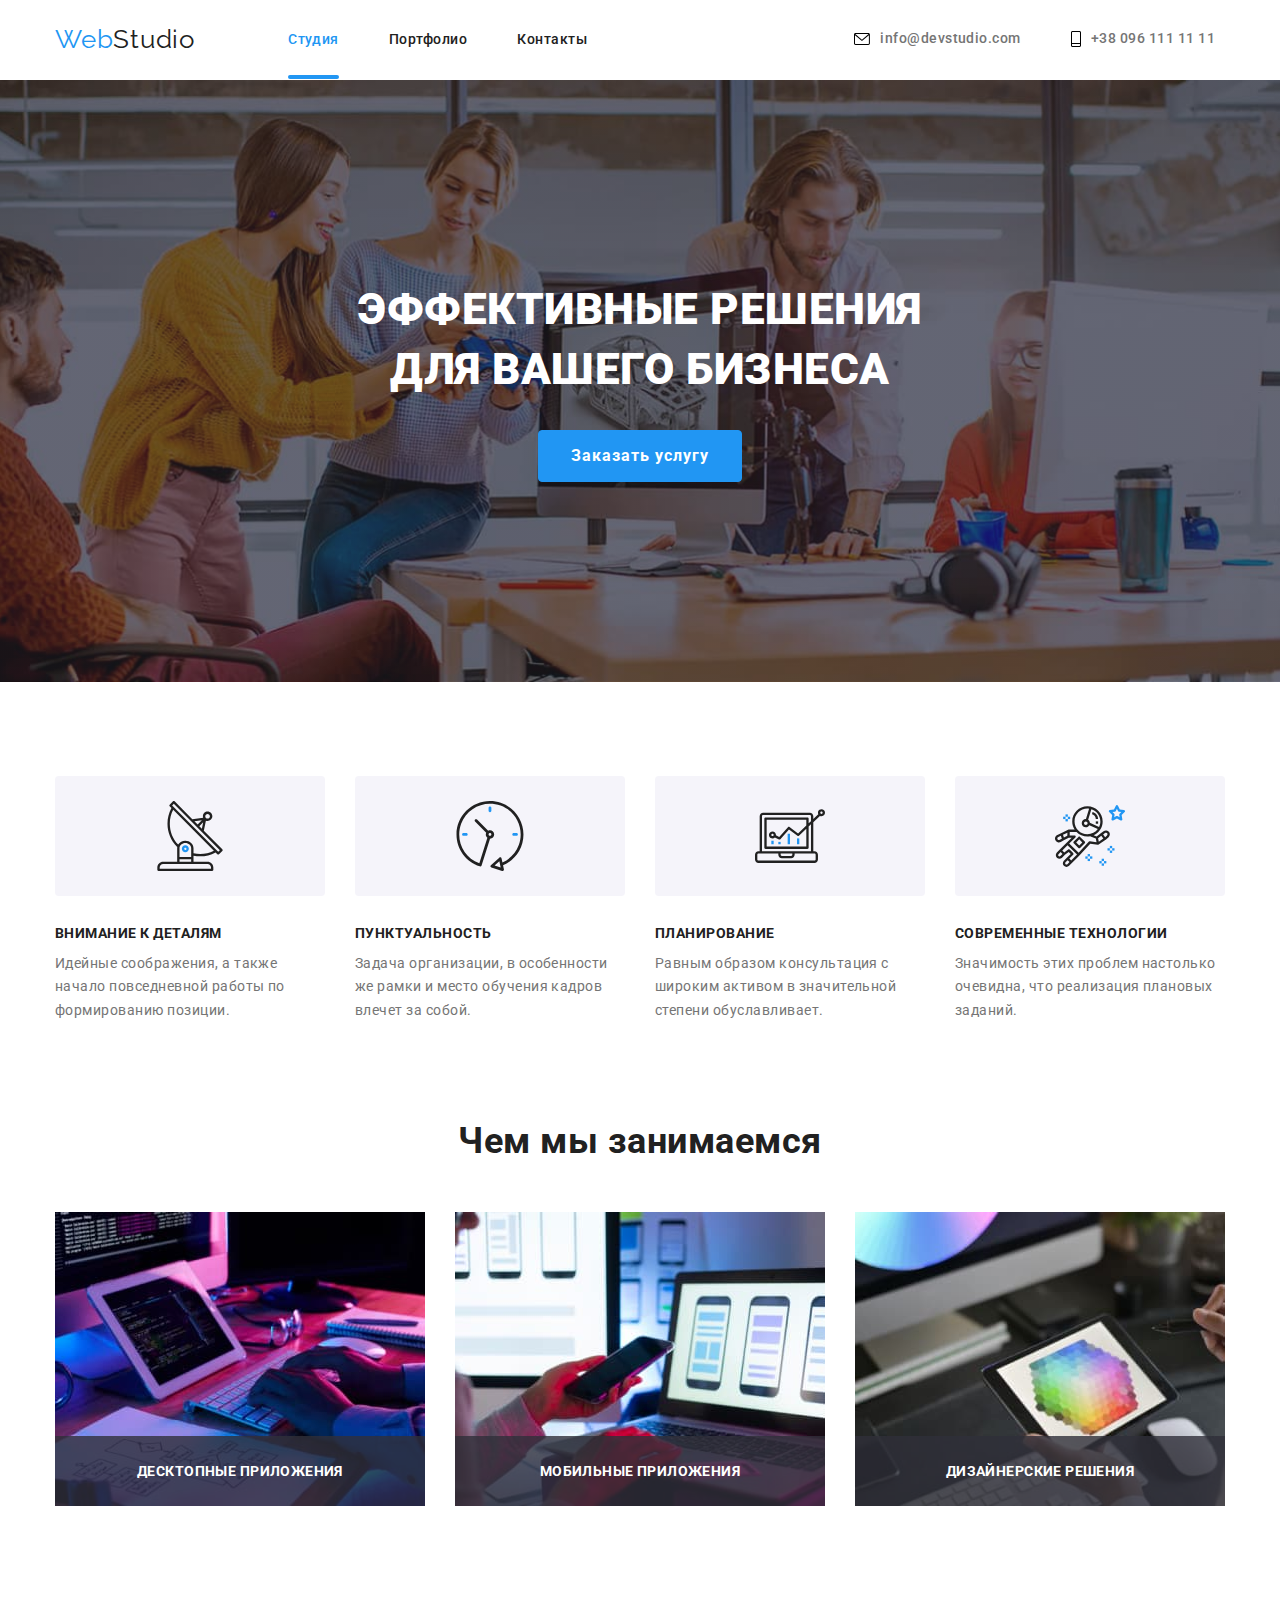
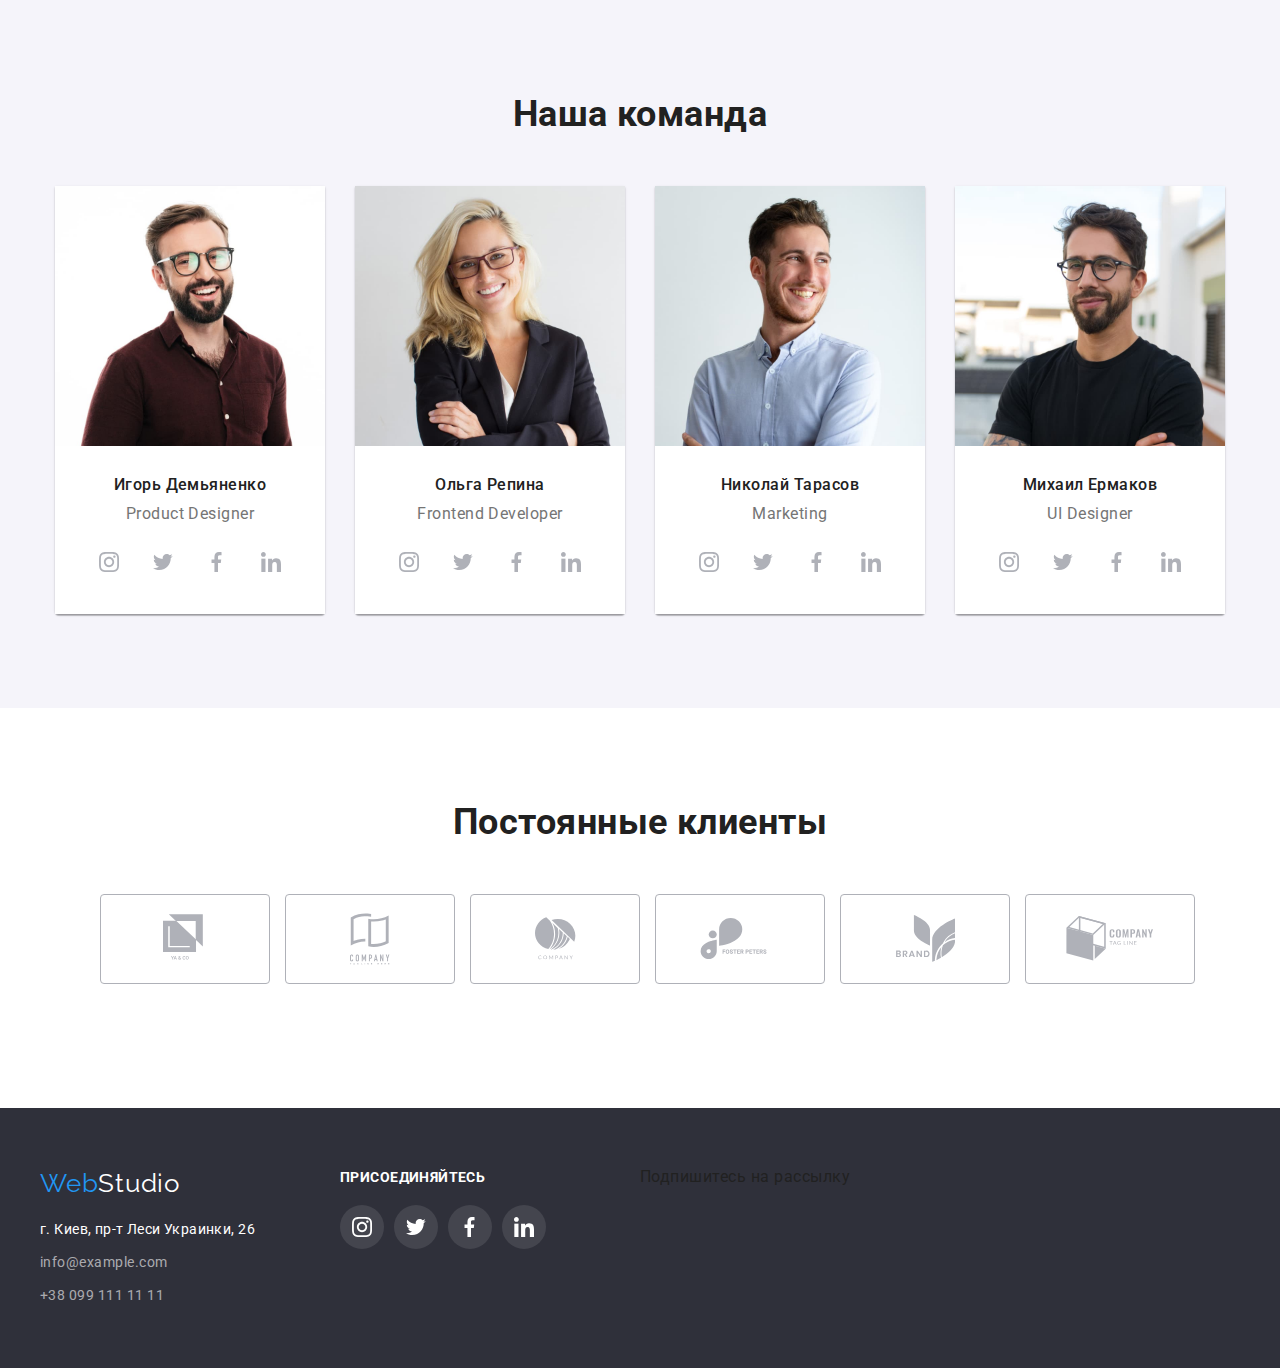
<file: index.html>
<!DOCTYPE html>
<html lang="ru">
  <head>
    <meta charset="UTF-8" />
    <meta name="viewport" content="width=device-width, initial-scale=1.0" />
    <title>WebStudio</title>
    <link rel="preconnect" href="https://fonts.gstatic.com" />
    <link
      href="https://fonts.googleapis.com/css2?family=Oleo+Script&family=Raleway:wght@700&family=Roboto:wght@400;500;700;900&display=swap"
      rel="stylesheet"
    />
    <link
      rel="stylesheet"
      href="https://cdnjs.cloudflare.com/ajax/libs/modern-normalize/1.0.0/modern-normalize.min.css"
    />
    <link rel="stylesheet" href="./css/style.css" />
  </head>
  <body class="page">
    <!-- Шапка сайта -->

    <header class="header">
      <div class="container-header container">
        <nav class="navigation">
          <a href="./index.html" aria-label="Логотип ВебСтудии" lang="en" class="logo list"
            ><span class="logo-web">Web</span>Studio</a
          >
          <ul class="site-nav list">
            <li class="item">
              <a href="./index.html" class="menu-link link current">Студия</a>
            </li>
            <li class="item">
              <a href="./portfolio.html" class="menu-link link">Портфолио</a>
            </li>
            <li class="item">
              <a href="" class="menu-link link">Контакты</a>
            </li>
          </ul>
        </nav>
        <ul class="contacts-list-item contacts list">
          <li class="contact-list item">
            <a href="mailto:info@devstudio.com" class="contact-list-link link">
              <svg class="contact-list-icon" width="16px" height="12px">
                <use href="./images/symbol-defs.svg#icon-envelope"></use>
              </svg>
              info@devstudio.com
            </a>
          </li>
          <li class="contact-list item">
            <a href="tel:+380961111111" class="contact-list-link link">
              <svg class="contact-list-icon" width="10px" height="16px">
                <use href="./images/symbol-defs.svg#icon-smartphone"></use>
              </svg>
              +38 096 111 11 11
            </a>
          </li>
        </ul>
      </div>
    </header>

    <main>
      <!-- Герой -->
      <section class="hero">
        <h1 class="hero-title">
          Эффективные решения <br />
          для вашего бизнеса
        </h1>

        <button class="button primary" data-modal-open>Заказать услугу</button>
      </section>
      <!-- Особенности -->
      <section class="section-features">
        <div class="container">
          <ul class="features-list list">
            <li class="list-icon item icon-sputnik">
              <h3 class="feature-title">Внимание к деталям</h3>
              <p class="feature-text">
                Идейные соображения, а также начало повседневной работы по формированию позиции.
              </p>
            </li>
            <li class="list-icon item icon-clock">
              <h3 class="feature-title">Пунктуальность</h3>
              <p class="feature-text">
                Задача организации, в особенности же рамки и место обучения кадров влечет за собой.
              </p>
            </li>
            <li class="list-icon item icon-laptop">
              <h3 class="feature-title">Планирование</h3>
              <p class="feature-text">
                Равным образом консультация с широким активом в значительной степени обуславливает.
              </p>
            </li>
            <li class="list-icon item icon-astronavt">
              <h3 class="feature-title">Современные технологии</h3>
              <p class="feature-text">Значимость этих проблем настолько очевидна, что реализация плановых заданий.</p>
            </li>
          </ul>
        </div>
      </section>
      <!-- Чем мы занимаемся -->
      <section class="section-works">
        <div class="container">
          <h2 class="section-title">Чем мы занимаемся</h2>
          <ul class="works-list list">
            <li class="item">
              <img src="./images/img1.jpg" alt="человек печатает на клавиатуре" width="370" height="294" />
              <div class="works-label">
                <p class="name-label">Десктопные приложения</p>
              </div>
            </li>
            <li class="item">
              <img
                src="./images/img2.jpg"
                alt="человек перед ноутбуком со смартфоном в руках"
                width="370"
                height="294"
              />
              <div class="works-label">
                <p class="name-label">Мобильные приложения</p>
              </div>
            </li>
            <li class="item">
              <img src="./images/img3.jpg" alt="человек с планшетом в руках" width="370" height="294" />
              <div class="works-label">
                <p class="name-label">Дизайнерские решения</p>
              </div>
            </li>
          </ul>
        </div>
      </section>
      <!-- Наша команда -->
      <section class="section-team">
        <div class="container">
          <h2 class="section-title">Наша команда</h2>
          <ul class="team-list list">
            <li class="team-card">
              <img src="./images/img4.jpg" alt="Игорь Демьяненко" width="270" height="260" />
              <div class="user-info">
                <h3 class="team-name">Игорь Демьяненко</h3>
                <p lang="en" class="team-profession">Product Designer</p>
                <ul class="social-list list">
                  <li class="social-list-item">
                    <a href="" class="social-list-link">
                      <svg class="social-list-icon">
                        <use href="./images/symbol-defs.svg#icon-instagram"></use>
                      </svg>
                    </a>
                  </li>
                  <li class="social-list-item">
                    <a href="" class="social-list-link">
                      <svg class="social-list-icon">
                        <use href="./images/symbol-defs.svg#icon-twitter"></use>
                      </svg>
                    </a>
                  </li>
                  <li class="social-list-item">
                    <a href="" class="social-list-link">
                      <svg class="social-list-icon">
                        <use href="./images/symbol-defs.svg#icon-facebook"></use>
                      </svg>
                    </a>
                  </li>
                  <li class="social-list-item">
                    <a href="" class="social-list-link">
                      <svg class="social-list-icon">
                        <use href="./images/symbol-defs.svg#icon-linkedin"></use>
                      </svg>
                    </a>
                  </li>
                </ul>
              </div>
            </li>
            <li class="team-card">
              <img src="./images/img5.jpg" alt="Ольга Репина" width="270" height="260" />
              <div class="user-info">
                <h3 class="team-name">Ольга Репина</h3>
                <p lang="en" class="team-profession">Frontend Developer</p>
                <ul class="social-list list">
                  <li class="social-list-item">
                    <a href="" class="social-list-link">
                      <svg class="social-list-icon">
                        <use href="./images/symbol-defs.svg#icon-instagram"></use>
                      </svg>
                    </a>
                  </li>
                  <li class="social-list-item">
                    <a href="" class="social-list-link">
                      <svg class="social-list-icon">
                        <use href="./images/symbol-defs.svg#icon-twitter"></use>
                      </svg>
                    </a>
                  </li>
                  <li class="social-list-item">
                    <a href="" class="social-list-link">
                      <svg class="social-list-icon">
                        <use href="./images/symbol-defs.svg#icon-facebook"></use>
                      </svg>
                    </a>
                  </li>
                  <li class="social-list-item">
                    <a href="" class="social-list-link">
                      <svg class="social-list-icon">
                        <use href="./images/symbol-defs.svg#icon-linkedin"></use>
                      </svg>
                    </a>
                  </li>
                </ul>
              </div>
            </li>
            <li class="team-card">
              <img src="./images/img6.jpg" alt="Николай Тарасов" width="270" height="260" />
              <div class="user-info">
                <h3 class="team-name">Николай Тарасов</h3>
                <p lang="en" class="team-profession">Marketing</p>
                <ul class="social-list list">
                  <li class="social-list-item">
                    <a href="" class="social-list-link">
                      <svg class="social-list-icon">
                        <use href="./images/symbol-defs.svg#icon-instagram"></use>
                      </svg>
                    </a>
                  </li>
                  <li class="social-list-item">
                    <a href="" class="social-list-link">
                      <svg class="social-list-icon">
                        <use href="./images/symbol-defs.svg#icon-twitter"></use>
                      </svg>
                    </a>
                  </li>
                  <li class="social-list-item">
                    <a href="" class="social-list-link">
                      <svg class="social-list-icon">
                        <use href="./images/symbol-defs.svg#icon-facebook"></use>
                      </svg>
                    </a>
                  </li>
                  <li class="social-list-item">
                    <a href="" class="social-list-link">
                      <svg class="social-list-icon">
                        <use href="./images/symbol-defs.svg#icon-linkedin"></use>
                      </svg>
                    </a>
                  </li>
                </ul>
              </div>
            </li>
            <li class="team-card">
              <img src="./images/img7.jpg" alt="Михаил Ермаков" width="270" height="260" />
              <div class="user-info">
                <h3 class="team-name">Михаил Ермаков</h3>
                <p lang="en" class="team-profession">UI Designer</p>
                <ul class="social-list list">
                  <li class="social-list-item">
                    <a href="" class="social-list-link">
                      <svg class="social-list-icon">
                        <use href="./images/symbol-defs.svg#icon-instagram"></use>
                      </svg>
                    </a>
                  </li>
                  <li class="social-list-item">
                    <a href="" class="social-list-link">
                      <svg class="social-list-icon">
                        <use href="./images/symbol-defs.svg#icon-twitter"></use>
                      </svg>
                    </a>
                  </li>
                  <li class="social-list-item">
                    <a href="" class="social-list-link">
                      <svg class="social-list-icon">
                        <use href="./images/symbol-defs.svg#icon-facebook"></use>
                      </svg>
                    </a>
                  </li>
                  <li class="social-list-item">
                    <a href="" class="social-list-link">
                      <svg class="social-list-icon">
                        <use href="./images/symbol-defs.svg#icon-linkedin"></use>
                      </svg>
                    </a>
                  </li>
                </ul>
              </div>
            </li>
          </ul>
        </div>
      </section>
      <!-- Постоянные клиенты -->
      <section>
        <div class="container-clients container">
          <h2 class="section-title">Постоянные клиенты</h2>
          <ul class="social-list list">
            <li class="clients-list-item">
              <a href="" class="clients-list-link">
                <svg class="clients-link-icon" width="44px" height="49px">
                  <use href="./images/symbol-defs.svg#icon-clients-logo1"></use>
                </svg>
              </a>
            </li>
            <li class="clients-list-item">
              <a href="" class="clients-list-link">
                <svg class="clients-link-icon" width="40px" height="52px">
                  <use href="./images/symbol-defs.svg#icon-clients-logo2"></use>
                </svg>
              </a>
            </li>
            <li class="clients-list-item">
              <a href="" class="clients-list-link">
                <svg class="clients-link-icon" width="41px" height="43px">
                  <use href="./images/symbol-defs.svg#icon-clients-logo3"></use>
                </svg>
              </a>
            </li>
            <li class="clients-list-item">
              <a href="" class="clients-list-link">
                <svg class="clients-link-icon" width="80px" height="42px">
                  <use href="./images/symbol-defs.svg#icon-clients-logo4"></use>
                </svg>
              </a>
            </li>
            <li class="clients-list-item">
              <a href="" class="clients-list-link">
                <svg class="clients-link-icon" width="59px" height="47px">
                  <use href="./images/symbol-defs.svg#icon-clients-logo5"></use>
                </svg>
              </a>
            </li>
            <li class="clients-list-item">
              <a href="" class="clients-list-link">
                <svg class="clients-link-icon" width="88px" height="45px">
                  <use href="./images/symbol-defs.svg#icon-clients-logo6"></use>
                </svg>
              </a>
            </li>
          </ul>
        </div>
      </section>
    </main>
    <!-- Footer -->
    <footer class="footer">
      <div class="container-footer container">
        <div class="footer-item">
          <div class="logotype">
            <a href="./index.html" aria-label="Логотип ВебСтудии" lang="en" class="logo list"
              ><span class="logo-footer logo-web">Web</span><span class="logo-color">Studio</span></a
            >
          </div>
          <address class="address">
            <ul class="contacts-adress list">
              <li class="item">
                <a href="" class="footer-adress list">г. Киев, пр-т Леси Украинки, 26</a>
              </li>
              <li class="item">
                <a href="mailto:info@devstudio.com" class="footer-mail mail">info@example.com</a>
              </li>
              <li class="item">
                <a href="tel:+380991111111" class="number">+38 099 111 11 11</a>
              </li>
            </ul>
          </address>
        </div>

        <div class="footer-item">
          <p class="footer-text">присоединяйтесь</p>
          <ul class="footer-social list">
            <li class="footer-list-item">
              <a href="" class="footer-list-link">
                <svg class="footer-list-icon">
                  <use href="./images/symbol-defs.svg#icon-instagram"></use>
                </svg>
              </a>
            </li>
            <li class="footer-list-item">
              <a href="" class="footer-list-link">
                <svg class="footer-list-icon">
                  <use href="./images/symbol-defs.svg#icon-twitter"></use>
                </svg>
              </a>
            </li>
            <li class="footer-list-item">
              <a href="" class="footer-list-link">
                <svg class="footer-list-icon">
                  <use href="./images/symbol-defs.svg#icon-facebook"></use>
                </svg>
              </a>
            </li>
            <li class="footer-list-item">
              <a href="" class="footer-list-link">
                <svg class="footer-list-icon">
                  <use href="./images/symbol-defs.svg#icon-linkedin"></use>
                </svg>
              </a>
            </li>
          </ul>
        </div>
        <div>
          <p>Подпишитесь на рассылку</p>
        </div>
      </div>
    </footer>

    <!-- Модальное окно -->

    <div class="backdrop is-hidden" data-modal>
      <div class="modal">
        <button class="button-modal" data-modal-close>
          <img src="./images/modal-cloze/madal-close.svg" alt="" />
        </button>
      </div>
    </div>

    <!-- Скрипт кнопки "Заказать услугу" для модального окна -->
    <script src="./js/modal.js"></script>
  </body>
</html>
</file>
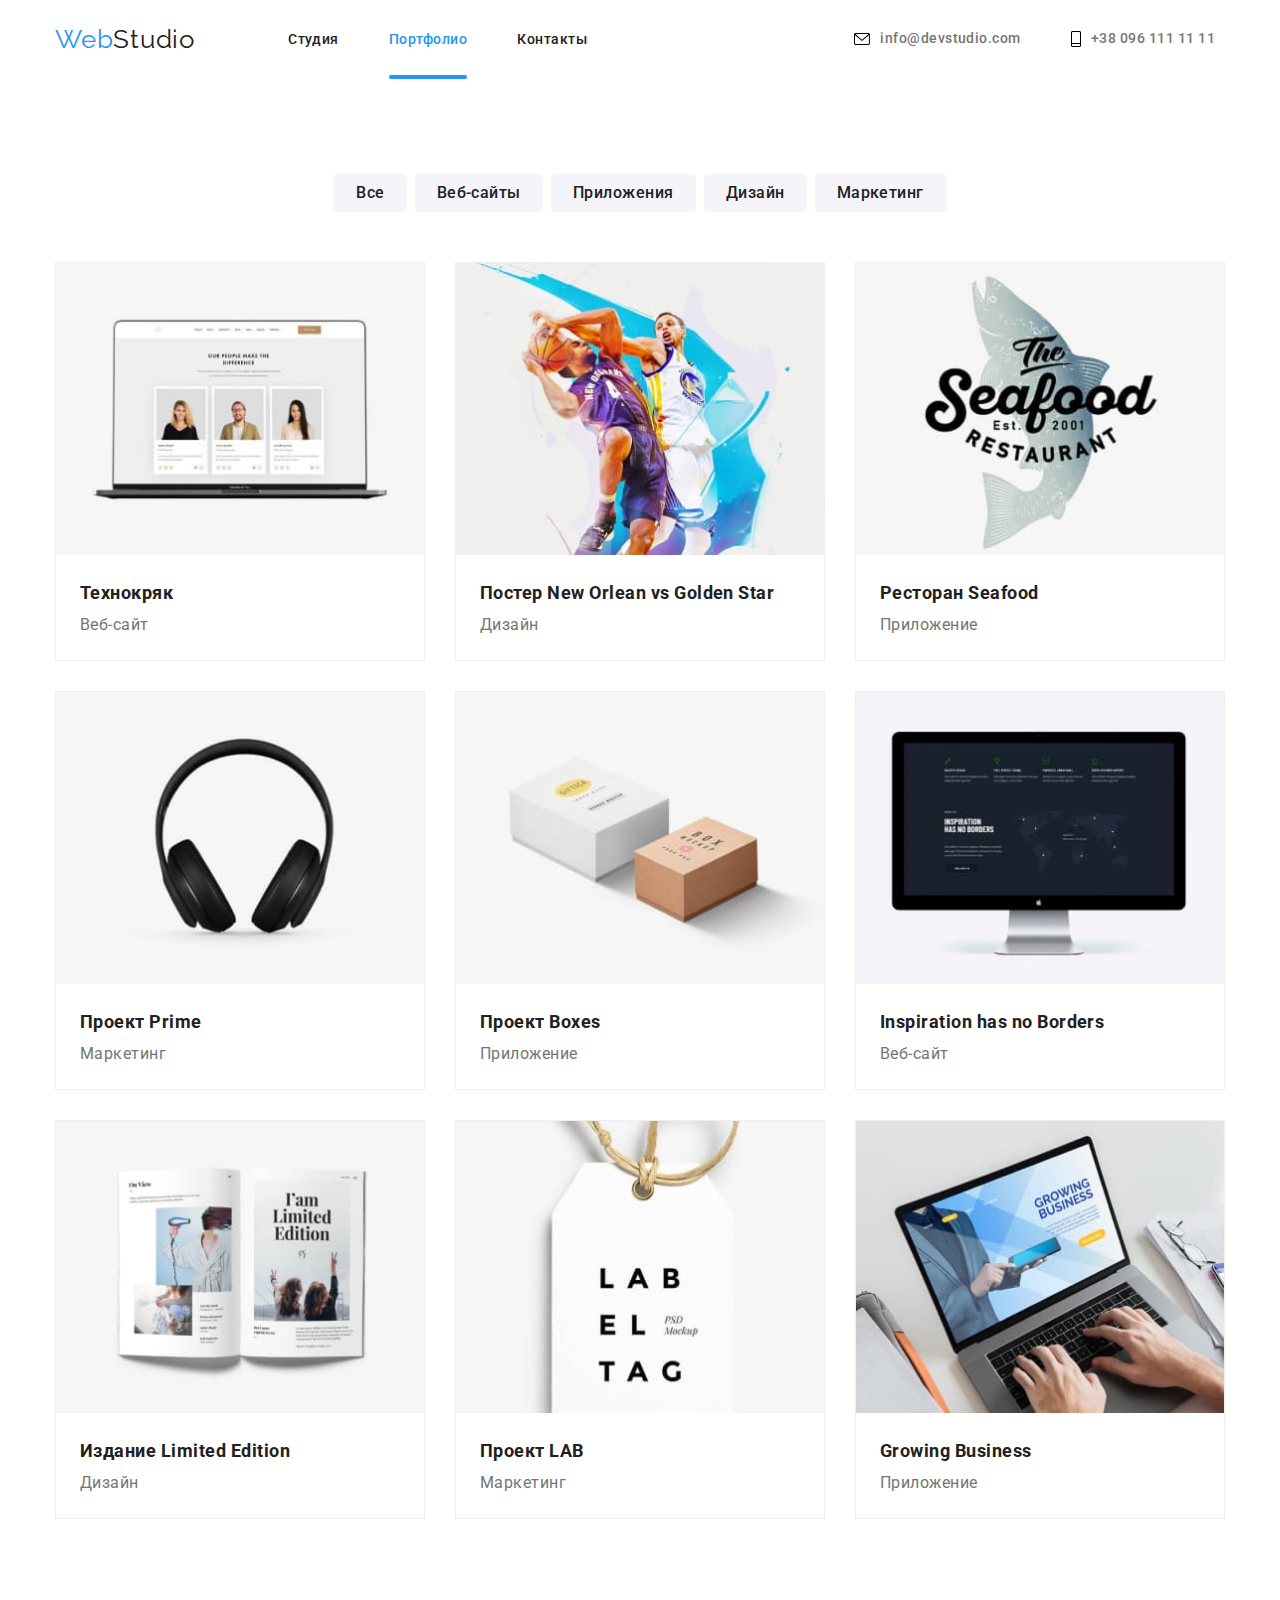
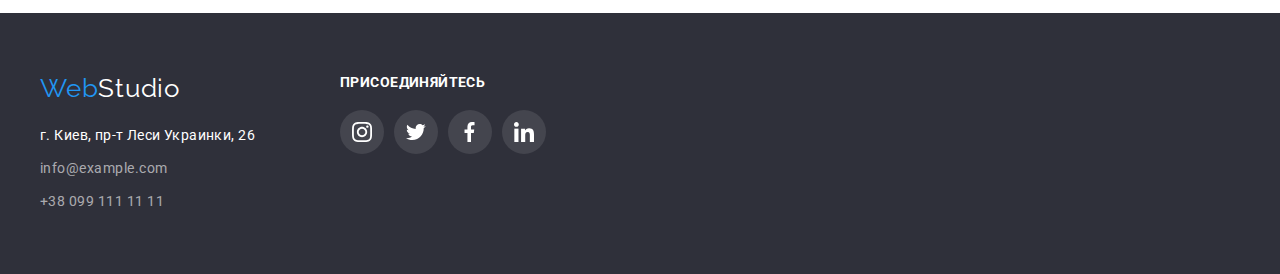
<file: portfolio.html>
<!DOCTYPE html>
<html lang="ru">
  <head>
    <meta charset="UTF-8" />
    <meta name="viewport" content="width=device-width, initial-scale=1.0" />
    <title>Portfolio</title>
    <link rel="preconnect" href="https://fonts.gstatic.com" />
    <link
      href="https://fonts.googleapis.com/css2?family=Oleo+Script&family=Raleway:wght@700&family=Roboto:wght@400;500;700;900&display=swap"
      rel="stylesheet"
    />
    <link
      rel="stylesheet"
      href="https://cdnjs.cloudflare.com/ajax/libs/modern-normalize/1.0.0/modern-normalize.min.css"
    />
    <link rel="stylesheet" href="./css/style.css" />
  </head>
  <body class="page-portfolio">
    <!-- Шапка сайта -->
    <header class="header">
      <div class="container-header container">
        <nav class="navigation">
          <a href="./index.html" aria-label="Логотип ВебСтудии" lang="en" class="logo list"
            ><span class="logo-web">Web</span>Studio</a
          >
          <ul class="site-nav list">
            <li class="item">
              <a href="./index.html" class="menu-link link">Студия</a>
            </li>
            <li class="item">
              <a href="./portfolio.html" class="menu-link link current">Портфолио</a>
            </li>
            <li class="item">
              <a href="" class="menu-link link">Контакты</a>
            </li>
          </ul>
        </nav>
        <ul class="contacts-list-item contacts list">
          <li class="contact-list item">
            <a href="mailto:info@devstudio.com" class="contact-list-link link">
              <svg class="contact-list-icon" width="16px" height="12px">
                <use href="./images/symbol-defs.svg#icon-envelope"></use>
              </svg>
              info@devstudio.com
            </a>
          </li>
          <li class="contact-list item">
            <a href="tel:+380961111111" class="contact-list-link link">
              <svg class="contact-list-icon" width="10px" height="16px">
                <use href="./images/symbol-defs.svg#icon-smartphone"></use>
              </svg>
              +38 096 111 11 11
            </a>
          </li>
        </ul>
      </div>
    </header>

    <main>
      <section class="sectin-portfolio">
        <div class="container">
          <div class="container-btn">
            <ul class="button-list list">
              <li class="item">
                <button class="button secondary">Все</button>
              </li>
              <li class="item">
                <button class="button secondary">Веб-сайты</button>
              </li>
              <li class="item">
                <button class="button secondary">Приложения</button>
              </li>
              <li class="item">
                <button class="button secondary">Дизайн</button>
              </li>
              <li class="item">
                <button class="button secondary">Маркетинг</button>
              </li>
            </ul>
          </div>
          <ul class="works list">
            <li class="item">
              <a href="" class="works-link">
                <div class="card-portfolio">
                  <img src="./images/portfolio/img8.jpg" alt="Технокряк" width="370" height="294" />
                  <div class="box-overlay">
                    <p class="text-overlay">
                      Технокряк это современная площадка распространения коронавируса. Компании используют эту платформу
                      для цифрового шпионажа и атак на защищённые сервера конкурентов.
                    </p>
                  </div>
                </div>
                <div class="works-name">
                  <h3 class="title">Технокряк</h3>
                  <p class="button-name">Веб-сайт</p>
                </div>
              </a>
            </li>
            <li class="item">
              <a href="" class="works-link">
                <div>
                  <img
                    src="./images/portfolio/img9.jpg"
                    alt="Постер New Orlean vs Golden Star"
                    width="370"
                    height="294"
                  />
                </div>
                <div class="works-name">
                  <h3 class="title">Постер New Orlean vs Golden Star</h3>
                  <p class="button-name">Дизайн</p>
                </div>
              </a>
            </li>
            <li class="item">
              <a href="" class="works-link">
                <div>
                  <img src="./images/portfolio/img10.jpg" alt="Ресторан Seafood" width="370" height="294" />
                </div>
                <div class="works-name">
                  <h3 class="title">Ресторан Seafood</h3>
                  <p class="button-name">Приложение</p>
                </div>
              </a>
            </li>
            <li class="item">
              <a href="" class="works-link">
                <div>
                  <img src="./images/portfolio/img11.jpg" alt="Проект Prime" width="370" height="294" />
                </div>
                <div class="works-name">
                  <h3 class="title">Проект Prime</h3>
                  <p class="button-name">Маркетинг</p>
                </div>
              </a>
            </li>
            <li class="item">
              <a href="" class="works-link">
                <div>
                  <img src="./images/portfolio/img12.jpg" alt="Проект Boxes" width="370" height="294" />
                </div>
                <div class="works-name">
                  <h3 class="title">Проект Boxes</h3>
                  <p class="button-name">Приложение</p>
                </div>
              </a>
            </li>
            <li class="item">
              <a href="" class="works-link">
                <div>
                  <img src="./images/portfolio/img13.jpg" alt="Inspiration has no Borders" width="370" height="294" />
                </div>
                <div class="works-name">
                  <h3 class="title">Inspiration has no Borders</h3>
                  <p class="button-name">Веб-сайт</p>
                </div>
              </a>
            </li>
            <li class="item">
              <a href="" class="works-link">
                <div>
                  <img src="./images/portfolio/img14.jpg" alt="Издание Limited Edition" width="370" height="294" />
                </div>
                <div class="works-name">
                  <h3 class="title">Издание Limited Edition</h3>
                  <p class="button-name">Дизайн</p>
                </div>
              </a>
            </li>
            <li class="item">
              <a href="" class="works-link">
                <div>
                  <img src="./images/portfolio/img15.jpg" alt="Проект LAB" width="370" height="294" />
                </div>
                <div class="works-name">
                  <h3 class="title">Проект LAB</h3>
                  <p class="button-name">Маркетинг</p>
                </div>
              </a>
            </li>
            <li class="item">
              <a href="" class="works-link">
                <div>
                  <img src="./images/portfolio/img16.jpg" alt="Growing Business" width="370" height="294" />
                </div>
                <div class="works-name">
                  <h3 class="title">Growing Business</h3>
                  <p class="button-name">Приложение</p>
                </div>
              </a>
            </li>
          </ul>
        </div>
      </section>
    </main>

    <!-- Footer -->
    <footer class="footer">
      <div class="container-footer container">
        <div class="footer-item">
          <div class="logotype">
            <a href="./index.html" aria-label="Логотип ВебСтудии" lang="en" class="logo list"
              ><span class="logo-footer logo-web">Web</span><span class="logo-color">Studio</span></a
            >
          </div>
          <address class="address">
            <ul class="contacts-adress list">
              <li class="item">
                <a href="" class="footer-adress list">г. Киев, пр-т Леси Украинки, 26</a>
              </li>
              <li class="item">
                <a href="mailto:info@devstudio.com" class="footer-mail mail">info@example.com</a>
              </li>
              <li class="item">
                <a href="tel:+380991111111" class="number">+38 099 111 11 11</a>
              </li>
            </ul>
          </address>
        </div>

        <div class="footer-item">
          <p class="footer-text">присоединяйтесь</p>
          <ul class="footer-social list">
            <li class="footer-list-item">
              <a href="" class="footer-list-link">
                <svg class="footer-list-icon">
                  <use href="./images/symbol-defs.svg#icon-instagram"></use>
                </svg>
              </a>
            </li>
            <li class="footer-list-item">
              <a href="" class="footer-list-link">
                <svg class="footer-list-icon">
                  <use href="./images/symbol-defs.svg#icon-twitter"></use>
                </svg>
              </a>
            </li>
            <li class="footer-list-item">
              <a href="" class="footer-list-link">
                <svg class="footer-list-icon">
                  <use href="./images/symbol-defs.svg#icon-facebook"></use>
                </svg>
              </a>
            </li>
            <li class="footer-list-item">
              <a href="" class="footer-list-link">
                <svg class="footer-list-icon">
                  <use href="./images/symbol-defs.svg#icon-linkedin"></use>
                </svg>
              </a>
            </li>
          </ul>
        </div>
      </div>
    </footer>
  </body>
</html>
</file>
<file: css/style.css>
/* цвет основного текста #212121 */
/* вторичный текст #757575 */
/* акцент #2196F3 */
/* белый #FFFFFF */
/* цвет контактов футера rgba(255, 255, 255, 0.6) */

/* фон шапки #FFFFFF */
/* фон секции под героем #E5E5E5 */
/* фон секции на футером #F5F4FA */
/* фон героя и футера #2F303A */

/* Стили index.html */

:root {
  --primary-text-color: #212121;
  --second-text-color: #757575;
  --accent-color: #2196f3;
  --white-color: #ffffff;
}

h1,
h2,
h3,
h4,
h5,
h6,
p {
  margin: 0;
}

ul,
ol {
  margin: 0;
  padding: 0;
}

img {
  display: block;
  max-width: 100%;
  height: auto;
}

.page {
  background-color: #ffffff;
  color: var(--primary-text-color);

  font-family: Roboto, sans-serif;
  letter-spacing: 0.03em;
}

.item {
  margin-left: 0;
  margin-top: 0;
}

.list {
  padding: 0;
  margin: 0;
  list-style: none;
  text-decoration: none;
}

/* Header */

.header > .container {
  display: flex;
  align-items: center;
}

.header {
  background-color: #ffffff;
}

.container-header {
  padding-top: 24px;
  padding-bottom: 25px;
}

/* Site nav */

.navigation {
  margin-right: auto;
  display: flex;
  align-items: center;
}

.logo {
  margin-right: 93px;

  color: var(--primary-text-color);
  font-family: Raleway, curcive;
  font-size: 26px;
  line-height: 1.19;
  letter-spacing: 0.03em;
  text-decoration: none;
}

.logo-web {
  color: var(--accent-color);
}

.site-nav {
  display: flex;
  align-items: center;

  position: relative;
}

.site-nav .item:not(:last-child) {
  margin-right: 50px;
}

.site-nav .link {
  color: var(--primary-text-color);
  font-weight: 500;
  font-size: 14px;
  line-height: 1.14;
  text-decoration: none;

  transition-property: color;
  transition-duration: 250ms;
  transition-timing-function: cubic-bezier(0.4, 0, 0.2, 1);
}

.site-nav .link:hover,
.site-nav .link:focus {
  color: var(--accent-color);
}

.site-nav .link.current {
  color: var(--accent-color);
}

.menu-link {
  position: relative;
}

.site-nav .link.current::after {
  content: '';
  position: absolute;

  display: block;
  top: 44px;

  width: 100%;
  height: 4px;
  background-color: var(--accent-color);
  border-radius: 2px;
}

/* Contacts */

.contacts .item:not(:last-child) {
  margin-right: 50px;
}

.contacts {
  display: flex;
  align-items: center;
}

.contacts-list-item {
  margin-right: 10px;
}

.contact-list-link {
  transition: color 250ms cubic-bezier(0.4, 0, 0.2, 1);
}

.contact-list {
  display: flex;
  align-items: center;
}

.contact-list-icon {
  flex-shrink: 0;
  margin-right: 10px;

  transition: fill 250ms cubic-bezier(0.4, 0, 0.2, 1);
}

.contact-list-icon-map-pin {
  align-self: flex-start;
}

.contacts .link {
  display: flex;
  align-items: center;

  color: var(--second-text-color);
  font-weight: 500;
  font-size: 14px;
  line-height: 1.14;
  text-decoration: none;
}

.contact-list-link:hover,
.contact-list-link:focus,
.contact-list-link:focus .contact-list-icon {
  color: var(--accent-color);
  fill: var(--accent-color);
}

/* Container */

.container {
  margin: 0 auto;
  width: 1200px;
  padding-left: 15px;
  padding-right: 15px;
  /* outline: 2px solid violet; */
}

/* Hero */

.hero {
  max-width: 1600px;
  padding-top: 200px;
  padding-bottom: 200px;

  margin-left: auto;
  margin-right: auto;
  background-image: linear-gradient(to right, rgba(47, 48, 58, 0.4), rgba(47, 48, 58, 0.4)), url(../images/hero-bg.jpg);
  background-repeat: no-repeat;
  background-position: center;
  background-size: cover;
}

.hero-title {
  padding-top: 0;
  margin-top: 0;
  margin-bottom: 30px;

  color: var(--white-color);
  font-weight: 900;
  font-size: 44px;
  line-height: 1.36;
  text-align: center;
  text-transform: uppercase;
}

.button {
  color: var(--primary-text-color);
  background-color: var(--white-color);
  font-family: Roboto;
  font-style: normal;
  font-weight: bold;
  font-size: 16px;
  line-height: 1.875;
  display: flex;
  align-items: center;
  text-align: center;
  letter-spacing: 0.06em;
}

.button.primary {
  min-width: 200px;

  background-color: var(--accent-color);
  color: var(--white-color);
  margin: 0 auto 0 auto;
  padding: 10px 32px 10px 32px;
  border-radius: 4px;
  border: 1px solid var(--accent-color);
}

.button.primary:hover,
.button.primary:focus {
  background-color: #188ce8;
  box-shadow: 0px 4px 4px rgba(0, 0, 0, 0.15);
  border-radius: 4px;
}

/* Стили модального окна */

.backdrop {
  position: fixed;
  height: 100%;
  top: 0;
  left: 0;

  width: 100%;
  height: 1024px;
  background-color: rgba(0, 0, 0, 0.2);
}

.backdrop.is-hidden {
  opacity: 0;
  pointer-events: none;
}

.modal {
  position: absolute;
  top: 50%;
  left: 50%;
  transform: translate(-50%, -50%);

  min-width: 528px;
  min-height: 581px;
  background-color: #ffffff;
  box-shadow: 0px 1px 3px rgba(0, 0, 0, 0.12), 0px 1px 1px rgba(0, 0, 0, 0.14), 0px 2px 1px rgba(0, 0, 0, 0.2);
  border-radius: 4px;
}

.button-modal {
  position: absolute;
  top: 8px;
  right: 8px;
  width: 30px;
  height: 30px;
  background: #ffffff;
  border: 1px solid rgba(0, 0, 0, 0.1);
  box-sizing: border-box;
  border-radius: 50%;
}

.modal-img {
  position: absolute;
  top: 6px;
  left: 6px;
}

/* Features Особенности */

.section-features {
  padding-top: 94px;
  margin-bottom: 94px;
}

.features-list {
  display: flex;
  flex-wrap: wrap;
  margin-left: -30px;
  margin-top: -30px;
  padding: 0;
}

.features-list .item {
  flex-basis: calc(100% / 4 - 30px);
  margin-left: 30px;
  margin-top: 30px;
}

.list-icon::before {
  display: block;
  content: '';
  width: 100%;
  height: 120px;
  background-size: 70px 70px;
  background-repeat: no-repeat;
  background-position: center;
  background-color: #f5f4fa;
  border-radius: 4px;
}

.icon-sputnik::before {
  background-image: url('../images/antenna.svg');
}

.icon-clock::before {
  background-image: url('../images/clock.svg');
}

.icon-laptop::before {
  background-image: url('../images/diagram.svg');
}

.icon-astronavt::before {
  background-image: url('../images/astronaut.svg');
}

.feature-title {
  margin-top: 0;
  margin-bottom: 10px;
  margin-top: 30px;

  font-style: normal;
  font-weight: bold;
  font-size: 14px;
  line-height: 1.14;
  text-transform: uppercase;
}

.feature-text {
  margin-left: 0;
  width: 270px;
  height: 75px;

  color: var(--second-text-color);
  font-size: 14px;
  line-height: 1.7;
}

/* Чем мы занимаемся */

.section-works {
  padding-bottom: 94px;
}

.works-list {
  display: flex;
  flex-wrap: wrap;
  margin-left: -30px;
  margin-top: -30px;
}

.works-list .item {
  flex-basis: calc(100% / 3 - 30px);
  margin-left: 30px;
  margin-top: 30px;
}

.works-list > .item {
  position: relative;
}

.works-label {
  position: absolute;
  display: block;
  width: 100%;
  background: rgba(47, 48, 58, 0.8);
  padding-top: 27px;
  padding-bottom: 27px;
  bottom: 0;
  left: 0;
}

.name-label {
  font-style: normal;
  font-weight: 700;
  font-size: 14px;
  line-height: 1.143;
  text-align: center;
  letter-spacing: 0.03em;
  text-transform: uppercase;

  color: #ffffff;
}

/* Section */

.section-title {
  margin-top: 0px;
  margin-bottom: 50px;
  font-weight: 700;
  font-size: 36px;
  line-height: 1.16;
  text-align: center;
}

/* Team Наша команда */

.section-team {
  padding-top: 94px;
  padding-bottom: 94px;
  background-color: #f5f4fa;
}

.team-list {
  display: flex;
  flex-wrap: wrap;
  margin-left: -30px;
  margin-top: -30px;
}

.team-list .team-card {
  flex-basis: calc(100% / 4 - 30px);
  margin-left: 30px;
  margin-top: 30px;
}

.team-card {
  box-shadow: 0px 1px 3px rgba(0, 0, 0, 0.12), 0px 1px 1px rgba(0, 0, 0, 0.14), 0px 2px 1px rgba(0, 0, 0, 0.2);
  border-radius: 0px 0px 4px 4px;
}

.user-info {
  padding-top: 30px;
  background-color: #ffffff;
}

.team-name {
  margin-bottom: 10px;

  color: var(--primary-text-color);
  font-weight: 500;
  font-size: 16px;
  line-height: 1.18;
  text-align: center;
  text-decoration: none;
}

.team-profession {
  color: var(--second-text-color);
  font-size: 16px;
  line-height: 1.18;
  text-align: center;
  text-decoration: none;
  margin-bottom: 16px;
}

.social-list {
  display: flex;
  justify-content: center;
  padding-bottom: 30px;
}

.social-list-link {
  display: flex;
  align-items: center;
  justify-content: center;
  width: 44px;
  height: 44px;
  background-color: #ffffff;
  border-radius: 50%;

  transition-property: background-color;
  transition-duration: 250ms;
  transition-timing-function: cubic-bezier(0.4, 0, 0.2, 1);
}

.social-list-link:hover,
.social-list-link:focus {
  background-color: var(--accent-color);
}

.social-list-icon {
  fill: #afb1b8;
  width: 20px;
  height: 20px;

  transition-property: fill;
  transition-duration: 250ms;
  transition-timing-function: cubic-bezier(0.4, 0, 0.2, 1);
}

.social-list-item {
  margin-right: 10px;
}
.social-list-item:last-child {
  margin-right: 0px;
}

.social-list-link:hover .social-list-icon,
.social-list-link:focus .social-list-icon {
  fill: #ffffff;
}

/* Постоянные клиенты */

.container-clients {
  display: block;
  max-width: 1200px;
  padding-top: 94px;
}

.social-list {
  display: flex;
  flex-wrap: wrap;
  margin-left: -15px;
  margin-right: -15px;
}

.clients-list-item {
  padding-bottom: 94px;
}

.social-list .clients-list-item {
  flex-basis: calc((100% - 180px) / 6);
  margin-left: 15px;
}

.clients-list-link {
  display: flex;
  align-items: center;
  justify-content: center;
  width: 170px;
  height: 90px;
  box-sizing: border-box;
  border: 1px solid #afb1b8;
  box-sizing: border-box;
  border-radius: 4px;
  color: rgba(175, 177, 184, 1);

  transition-property: all;
  transition-duration: 250ms;
  transition-timing-function: cubic-bezier(0.4, 0, 0.2, 1);
}

.clients-link-icon {
  fill: rgba(175, 177, 184, 1);

  transition-property: fill;
  transition-duration: 250ms;
  transition-timing-function: cubic-bezier(0.4, 0, 0.2, 1);
}

.clients-list-link:hover .clients-link-icon,
.clients-list-link:focus .clients-link-icon {
  fill: var(--accent-color);
}

.clients-list-link:hover,
.clients-list-link:focus {
  border-color: var(--accent-color);
  outline: none;
}

/* Footer Подвал */

.container-footer {
  padding: 60px 0;
  display: flex;
}

.footer {
  background-color: #2f303a;
}

.logo-color {
  color: #ffffff;
}

.logotype {
  margin-bottom: 20px;
}

.contacts-adress .item:not(:last-child) {
  margin-bottom: 9px;
}

.address {
  color: #ffffff;
  font-family: Roboto;
  font-style: normal;
  font-weight: normal;
  font-size: 14px;
  line-height: 1.7;
}

.footer-adress {
  color: rgba(255, 255, 255, 1);
  font-family: Roboto;
  font-style: normal;
  font-weight: normal;
  font-size: 14px;
  line-height: 1.714;
  letter-spacing: 0.03em;

  transition: color 250ms cubic-bezier(0.4, 0, 0.2, 1);
}

.contacts-adress .footer-adress:hover,
.contacts-adress .footer-adress:focus {
  color: var(--accent-color);
}

.mail {
  color: rgba(255, 255, 255, 0.6);
  font-style: normal;
  font-weight: normal;
  font-size: 14px;
  line-height: 1.7;
  text-decoration: none;

  transition: color 250ms cubic-bezier(0.4, 0, 0.2, 1);
}

.contacts-adress .mail:hover,
.contacts-adress .mail:focus {
  color: var(--accent-color);
}

.number {
  color: rgba(255, 255, 255, 0.6);
  font-style: normal;
  font-weight: normal;
  font-size: 14px;
  line-height: 1.7;
  text-decoration: none;

  transition: color 250ms cubic-bezier(0.4, 0, 0.2, 1);
}

.contacts-adress .number:hover,
.contacts-adress .number:focus {
  color: var(--accent-color);
}

/* Блок ПРИСОЕДИНЯЙТЕСЬ */

.footer-text {
  display: inline-block;
  margin-bottom: 20px;

  color: var(--white-color);
  font-family: Roboto;
  font-style: normal;
  font-weight: bold;
  font-size: 14px;
  line-height: 1.143;
  letter-spacing: 0.03em;
  text-transform: uppercase;
}

.footer-item {
  display: block;
  width: 270px;
  margin-right: 30px;
}

.footer-social {
  display: flex;
}

.footer-list-item {
  margin-right: 10px;
}

.footer-list-link {
  display: flex;
  align-items: center;
  justify-content: center;
  width: 44px;
  height: 44px;
  border-radius: 50%;
  background-color: rgba(255, 255, 255, 0.1);

  transition-property: background-color;
  transition-duration: 250ms;
  transition-timing-function: cubic-bezier(0.4, 0, 0.2, 1);
}

.footer-list-link:hover,
.footer-list-link:focus {
  background-color: var(--accent-color);
}

.footer-list-icon {
  margin: 12px;
  width: 20px;
  height: 20px;
  fill: #ffffff;
}

.footer-list-link:hover .footer-list-icon,
.footer-list-link:focus .footer-list-icon {
  color: #ffffff;
}

/* Стили Portfolio.html */

.sectin-portfolio {
  padding-top: 94px;
  padding-bottom: 94px;

  background-color: #ffffff;
}

.page-portfolio {
  background-color: #e5e5e5;
  font-family: Roboto, sans-serif;
  letter-spacing: 0.03em;
}

/* Button */

.container-btn {
  display: flex;
  justify-content: center;
  padding-top: 0;
  padding-bottom: 50px;
}

.button-list {
  display: flex;
  flex-wrap: wrap;
  padding: 0;
}

.button-list .item:not(:last-child) {
  margin-right: 8px;
}

.button.secondary {
  margin: 0 auto 0 auto;
  padding: 6px 22px 6px 22px;
  border-radius: 4px;
  border: 0px solid var(--accent-color);
  outline: 0;

  background-color: #f5f4fa;
  color: var(--primary-text-color);
  font-family: inherit;
  font-family: Roboto;
  font-style: normal;
  font-weight: 500;
  font-size: 16px;
  line-height: 1.6;
  text-align: center;
  letter-spacing: 0.03em;

  transition: background-color 250ms cubic-bezier(0.4, 0, 0.2, 1), color 250ms cubic-bezier(0.4, 0, 0.2, 1),
    box-shadow 250ms cubic-bezier(0.4, 0, 0.2, 1);
}

.button.secondary:hover,
.button.secondary:focus {
  background-color: var(--accent-color);
  color: var(--white-color);
  box-shadow: 0px 3px 1px rgba(0, 0, 0, 0.1), 0px 1px 2px rgba(0, 0, 0, 0.08), 0px 2px 2px rgba(0, 0, 0, 0.12);
}

.works {
  display: flex;
  flex-wrap: wrap;
  margin-left: -30px;
  margin-top: -30px;
}

.works .item {
  flex-basis: calc((100% - 90px) / 3);
  margin-left: 30px;
  margin-top: 30px;
}

.works .title {
  color: var(--primary-text-color);
  font-style: normal;
  font-weight: bold;
  font-size: 18px;
  line-height: 2;
}

.works-name {
  padding: 20px 24px;
}

.works .button-name {
  color: #757575;
  font-style: normal;
  font-weight: normal;
  font-size: 16px;
  line-height: 1.8;
}

.works-link {
  display: block;
  text-decoration: none;
  border: 1px solid #eeeeee;
  box-sizing: border-box;

  transition: box-shadow 250ms cubic-bezier(0.4, 0, 0.2, 1);
}

.works-link:hover,
.works-link:focus {
  box-shadow: 0px 1px 1px rgba(0, 0, 0, 0.12), 0px 4px 4px rgba(0, 0, 0, 0.06), 1px 4px 6px rgba(0, 0, 0, 0.16);
}

.card-portfolio {
  position: relative;
  overflow: hidden;
}

.box-overlay {
  position: absolute;
  top: 100%;
  left: 0;
  transform: translateY(0);
  transition: transform 250ms ease;

  width: 100%;
  height: 100%;
  background: rgba(33, 150, 243, 0.9);
}

.text-overlay {
  font-family: Roboto;
  font-style: normal;
  font-weight: 400;
  font-size: 18px;
  line-height: 1.155;
  letter-spacing: 0.03em;
  padding: 63px 24px 63px 24px;
  color: #ffffff;
}

.works-link:hover .box-overlay,
.works-link:focus .box-overlay {
  transform: translateY(-100%);
  transition-timing-function: cubic-bezier(0.4, 0, 0.2, 1);
}
</file>
